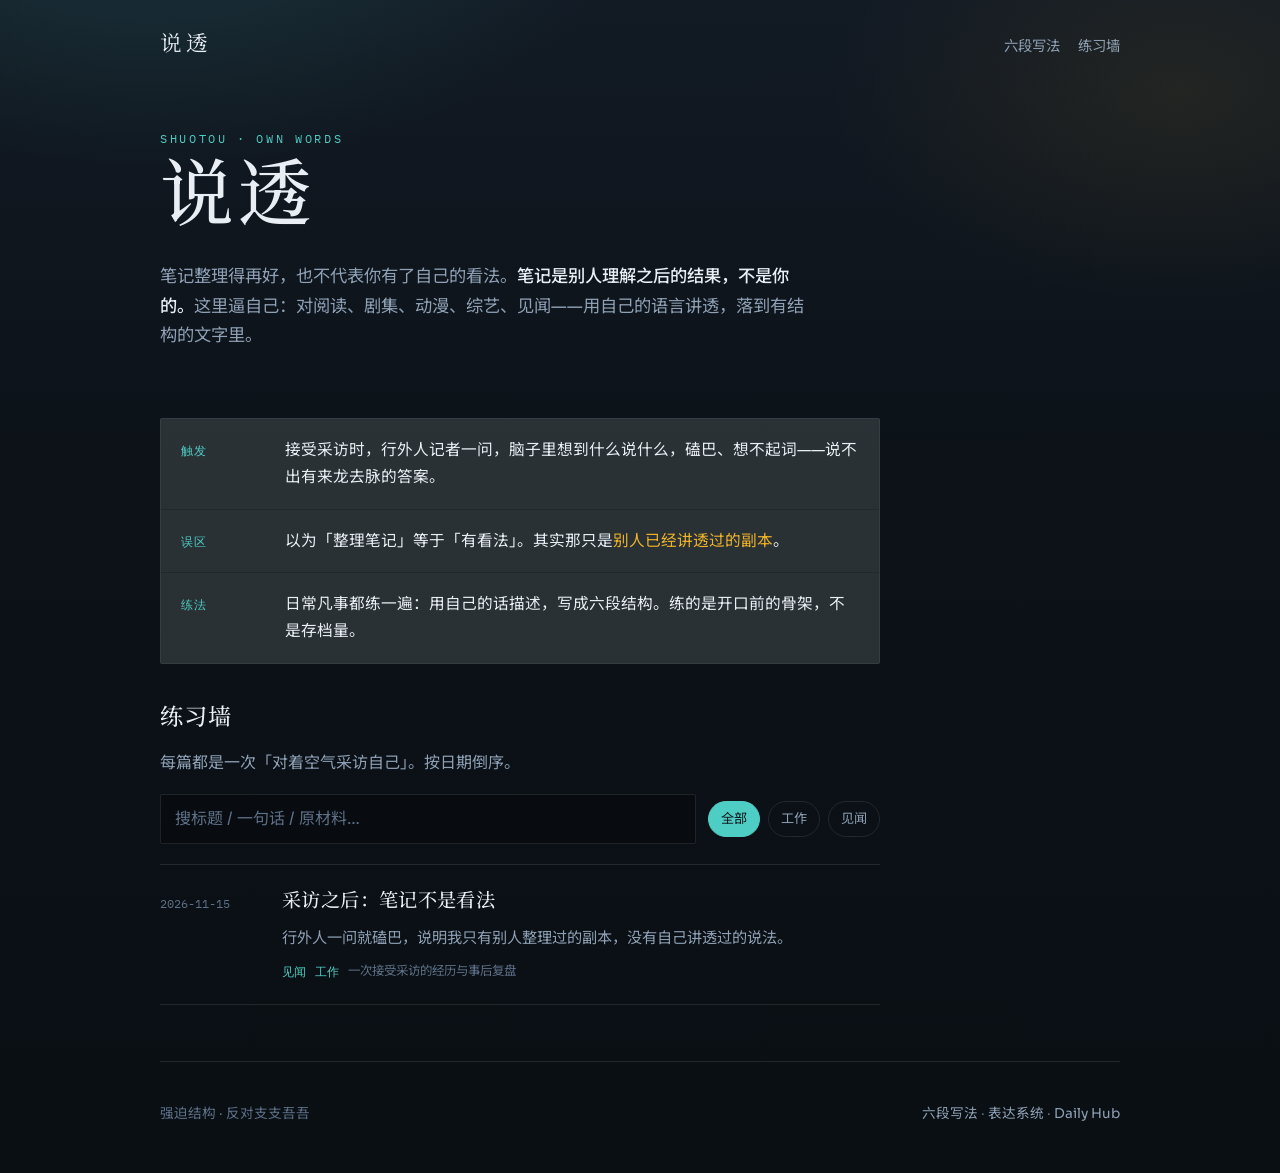
<file: docs/index.html>
<!DOCTYPE html>
<html lang="zh-CN">
<head>
  <meta charset="UTF-8" />
  <meta name="viewport" content="width=device-width, initial-scale=1" />
  <title>说透 · 用自己的话讲透</title>
  <meta name="description" content="把生活原材料练成有结构的看法。笔记是别人的理解，说透才是你的。" />
  <link rel="preconnect" href="https://fonts.googleapis.com" />
  <link rel="preconnect" href="https://fonts.gstatic.com" crossorigin />
  <link href="https://fonts.googleapis.com/css2?family=IBM+Plex+Mono:wght@400;500&family=Newsreader:ital,opsz,wght@0,6..72,500;0,6..72,600;1,6..72,500&family=Noto+Sans+SC:wght@400;500;600&family=Noto+Serif+SC:wght@500;600&family=Sora:wght@400;500;600&display=swap" rel="stylesheet" />
  <link rel="stylesheet" href="style.css" />
</head>
<body>
  <div class="wrap">
    <header class="top">
      <a class="brand" href="index.html">说透</a>
      <nav>
        <a href="method.html">六段写法</a>
        <a href="#wall">练习墙</a>
      </nav>
    </header>

    <section class="hero">
      <p class="kicker">Shuotou · Own Words</p>
      <h1>说透</h1>
      <p class="lede">笔记整理得再好，也不代表你有了自己的看法。<strong>笔记是别人理解之后的结果，不是你的。</strong>这里逼自己：对阅读、剧集、动漫、综艺、见闻——用自己的语言讲透，落到有结构的文字里。</p>
    </section>

    <div class="strips" aria-label="为什么做">
      <div class="strip">
        <div class="label">触发</div>
        <p>接受采访时，行外人记者一问，脑子里想到什么说什么，磕巴、想不起词——说不出有来龙去脉的答案。</p>
      </div>
      <div class="strip">
        <div class="label">误区</div>
        <p>以为「整理笔记」等于「有看法」。其实那只是<em>别人已经讲透过的副本</em>。</p>
      </div>
      <div class="strip">
        <div class="label">练法</div>
        <p>日常凡事都练一遍：用自己的话描述，写成六段结构。练的是开口前的骨架，不是存档量。</p>
      </div>
    </div>

    <section class="section" id="wall">
      <h2>练习墙</h2>
      <p>每篇都是一次「对着空气采访自己」。按日期倒序。</p>
      <div class="toolbar">
        <input id="searchInput" class="search" type="search" placeholder="搜标题 / 一句话 / 原材料…" autocomplete="off" />
        <div id="tagFilters" class="tag-filters" aria-label="类型筛选"></div>
      </div>
      <div id="timeline" class="timeline" aria-live="polite"></div>
    </section>

    <footer class="site">
      <span>强迫结构 · 反对支支吾吾</span>
      <span>
        <a href="method.html">六段写法</a>
        ·
        <a href="https://chenzhiheng.cn/express_system/">表达系统</a>
        ·
        <a href="https://chenzhiheng.cn/daily-hub/">Daily Hub</a>
      </span>
    </footer>
  </div>

  <script>
    (function () {
      var all = [];
      var activeTag = null;
      var $ = function (id) { return document.getElementById(id); };

      function esc(s) {
        return String(s == null ? '' : s)
          .replace(/&/g, '&amp;')
          .replace(/</g, '&lt;')
          .replace(/>/g, '&gt;')
          .replace(/"/g, '&quot;');
      }

      function collectTags(items) {
        var map = {};
        items.forEach(function (item) {
          (item.tags || []).forEach(function (t) {
            map[t] = (map[t] || 0) + 1;
          });
        });
        return Object.keys(map).sort(function (a, b) {
          return map[b] - map[a] || a.localeCompare(b, 'zh');
        });
      }

      function renderTags() {
        var root = $('tagFilters');
        root.innerHTML = '';
        var tags = collectTags(all);
        function addChip(label, tag) {
          var btn = document.createElement('button');
          btn.type = 'button';
          btn.className = 'tag-chip' + ((tag === null && !activeTag) || activeTag === tag ? ' active' : '');
          btn.textContent = label;
          btn.addEventListener('click', function () {
            activeTag = tag;
            render();
          });
          root.appendChild(btn);
        }
        addChip('全部', null);
        tags.forEach(function (t) { addChip(t, t); });
      }

      function filtered() {
        var q = ($('searchInput').value || '').trim().toLowerCase();
        return all.filter(function (item) {
          if (activeTag && !(item.tags || []).includes(activeTag)) return false;
          if (!q) return true;
          var blob = [item.title, item.one_liner, item.source, (item.tags || []).join(' ')].join(' ').toLowerCase();
          return blob.indexOf(q) !== -1;
        });
      }

      function render() {
        renderTags();
        var items = filtered();
        var root = $('timeline');
        if (!items.length) {
          root.innerHTML = '<p class="empty">还没有匹配的练习。打开六段写法，写第一篇。</p>';
          return;
        }
        root.innerHTML = items.map(function (item) {
          var tags = (item.tags || []).map(function (t) {
            return '<span class="tag">' + esc(t) + '</span>';
          }).join('');
          return (
            '<a class="entry" href="' + esc(item.html) + '">' +
              '<div class="entry-date">' + esc(item.date || '—') + '</div>' +
              '<div>' +
                '<h3 class="entry-title">' + esc(item.title) + '</h3>' +
                '<p class="entry-one">' + esc(item.one_liner || '') + '</p>' +
                '<div class="entry-meta">' + tags +
                  (item.source ? '<span>' + esc(item.source) + '</span>' : '') +
                '</div>' +
              '</div>' +
            '</a>'
          );
        }).join('');
      }

      fetch('index.json')
        .then(function (r) { return r.json(); })
        .then(function (data) {
          all = Array.isArray(data) ? data.slice() : [];
          all.sort(function (a, b) {
            return String(b.date || '').localeCompare(String(a.date || ''));
          });
          render();
        })
        .catch(function () {
          $('timeline').innerHTML = '<p class="empty">读不到 index.json。</p>';
        });

      $('searchInput').addEventListener('input', render);
    })();
  </script>
</body>
</html>
</file>
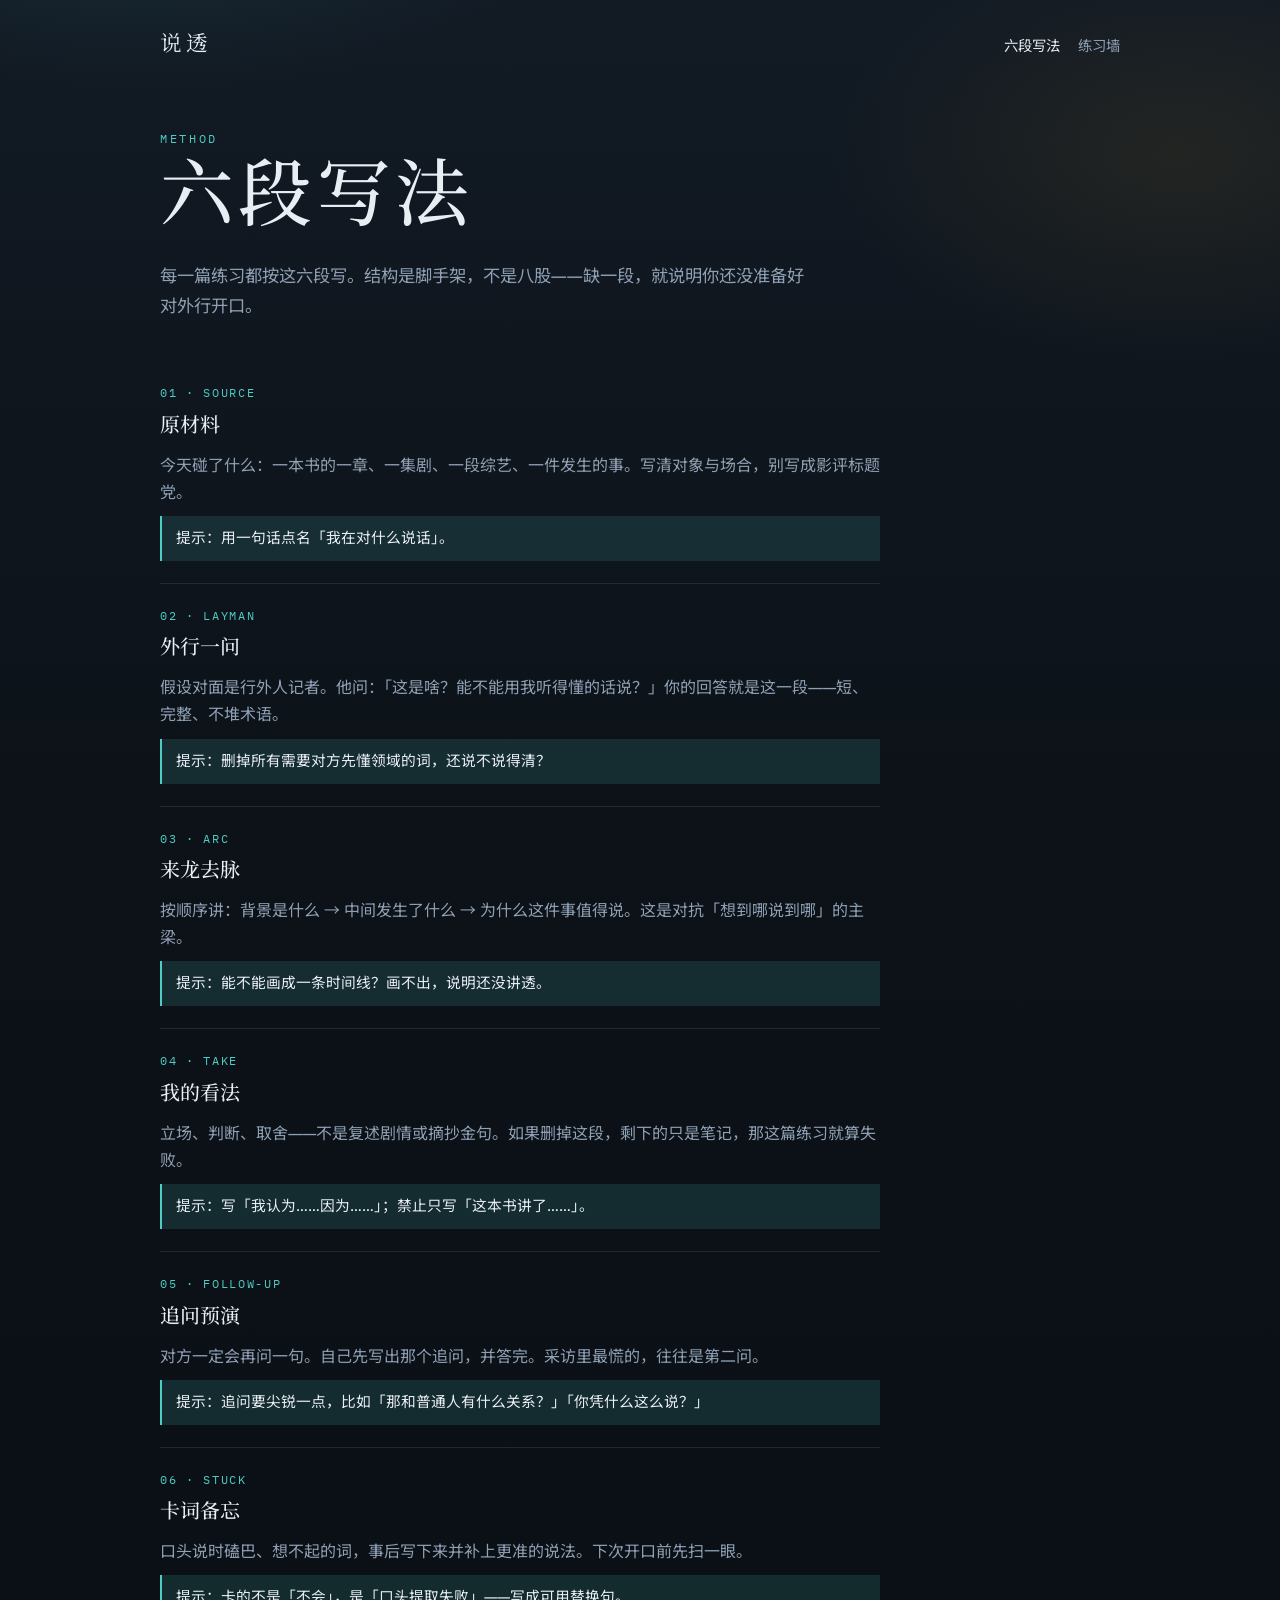
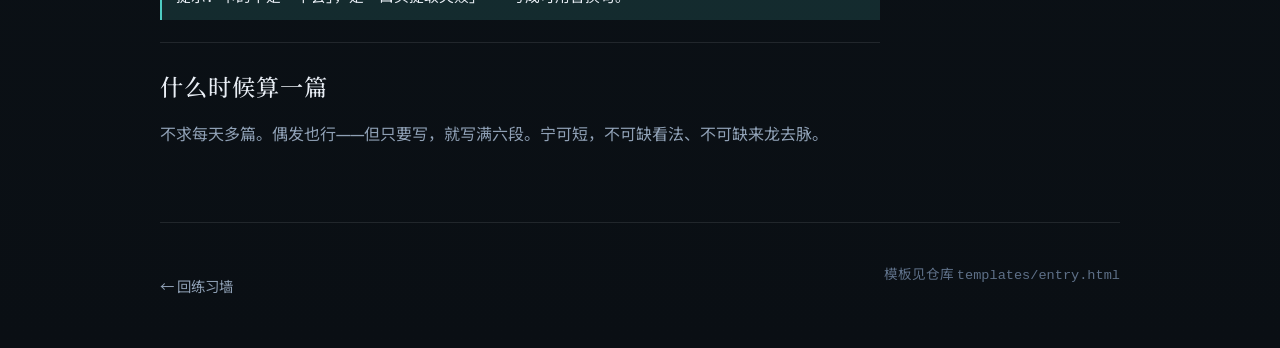
<file: docs/method.html>
<!DOCTYPE html>
<html lang="zh-CN">
<head>
  <meta charset="UTF-8" />
  <meta name="viewport" content="width=device-width, initial-scale=1" />
  <title>六段写法 · 说透</title>
  <meta name="description" content="说透的强制结构：原材料、外行一问、来龙去脉、我的看法、追问预演、卡词备忘。" />
  <link rel="preconnect" href="https://fonts.googleapis.com" />
  <link rel="preconnect" href="https://fonts.gstatic.com" crossorigin />
  <link href="https://fonts.googleapis.com/css2?family=IBM+Plex+Mono:wght@400;500&family=Newsreader:opsz,wght@6..72,500;6..72,600&family=Noto+Sans+SC:wght@400;500;600&family=Noto+Serif+SC:wght@500;600&family=Sora:wght@400;500;600&display=swap" rel="stylesheet" />
  <link rel="stylesheet" href="style.css" />
</head>
<body>
  <div class="wrap">
    <header class="top">
      <a class="brand" href="index.html">说透</a>
      <nav>
        <a href="method.html" aria-current="page">六段写法</a>
        <a href="index.html#wall">练习墙</a>
      </nav>
    </header>

    <section class="hero">
      <p class="kicker">Method</p>
      <h1>六段写法</h1>
      <p class="lede">每一篇练习都按这六段写。结构是脚手架，不是八股——缺一段，就说明你还没准备好对外行开口。</p>
    </section>

    <ol class="method-list">
      <li>
        <div class="num">01 · SOURCE</div>
        <h3>原材料</h3>
        <p>今天碰了什么：一本书的一章、一集剧、一段综艺、一件发生的事。写清对象与场合，别写成影评标题党。</p>
        <div class="prompt">提示：用一句话点名「我在对什么说话」。</div>
      </li>
      <li>
        <div class="num">02 · LAYMAN</div>
        <h3>外行一问</h3>
        <p>假设对面是行外人记者。他问：「这是啥？能不能用我听得懂的话说？」你的回答就是这一段——短、完整、不堆术语。</p>
        <div class="prompt">提示：删掉所有需要对方先懂领域的词，还说不说得清？</div>
      </li>
      <li>
        <div class="num">03 · ARC</div>
        <h3>来龙去脉</h3>
        <p>按顺序讲：背景是什么 → 中间发生了什么 → 为什么这件事值得说。这是对抗「想到哪说到哪」的主梁。</p>
        <div class="prompt">提示：能不能画成一条时间线？画不出，说明还没讲透。</div>
      </li>
      <li>
        <div class="num">04 · TAKE</div>
        <h3>我的看法</h3>
        <p>立场、判断、取舍——不是复述剧情或摘抄金句。如果删掉这段，剩下的只是笔记，那这篇练习就算失败。</p>
        <div class="prompt">提示：写「我认为……因为……」；禁止只写「这本书讲了……」。</div>
      </li>
      <li>
        <div class="num">05 · FOLLOW-UP</div>
        <h3>追问预演</h3>
        <p>对方一定会再问一句。自己先写出那个追问，并答完。采访里最慌的，往往是第二问。</p>
        <div class="prompt">提示：追问要尖锐一点，比如「那和普通人有什么关系？」「你凭什么这么说？」</div>
      </li>
      <li>
        <div class="num">06 · STUCK</div>
        <h3>卡词备忘</h3>
        <p>口头说时磕巴、想不起的词，事后写下来并补上更准的说法。下次开口前先扫一眼。</p>
        <div class="prompt">提示：卡的不是「不会」，是「口头提取失败」——写成可用替换句。</div>
      </li>
    </ol>

    <section class="section">
      <h2>什么时候算一篇</h2>
      <p>不求每天多篇。偶发也行——但只要写，就写满六段。宁可短，不可缺看法、不可缺来龙去脉。</p>
    </section>

    <footer class="site">
      <a class="back" href="index.html">← 回练习墙</a>
      <span>模板见仓库 <code>templates/entry.html</code></span>
    </footer>
  </div>
</body>
</html>
</file>
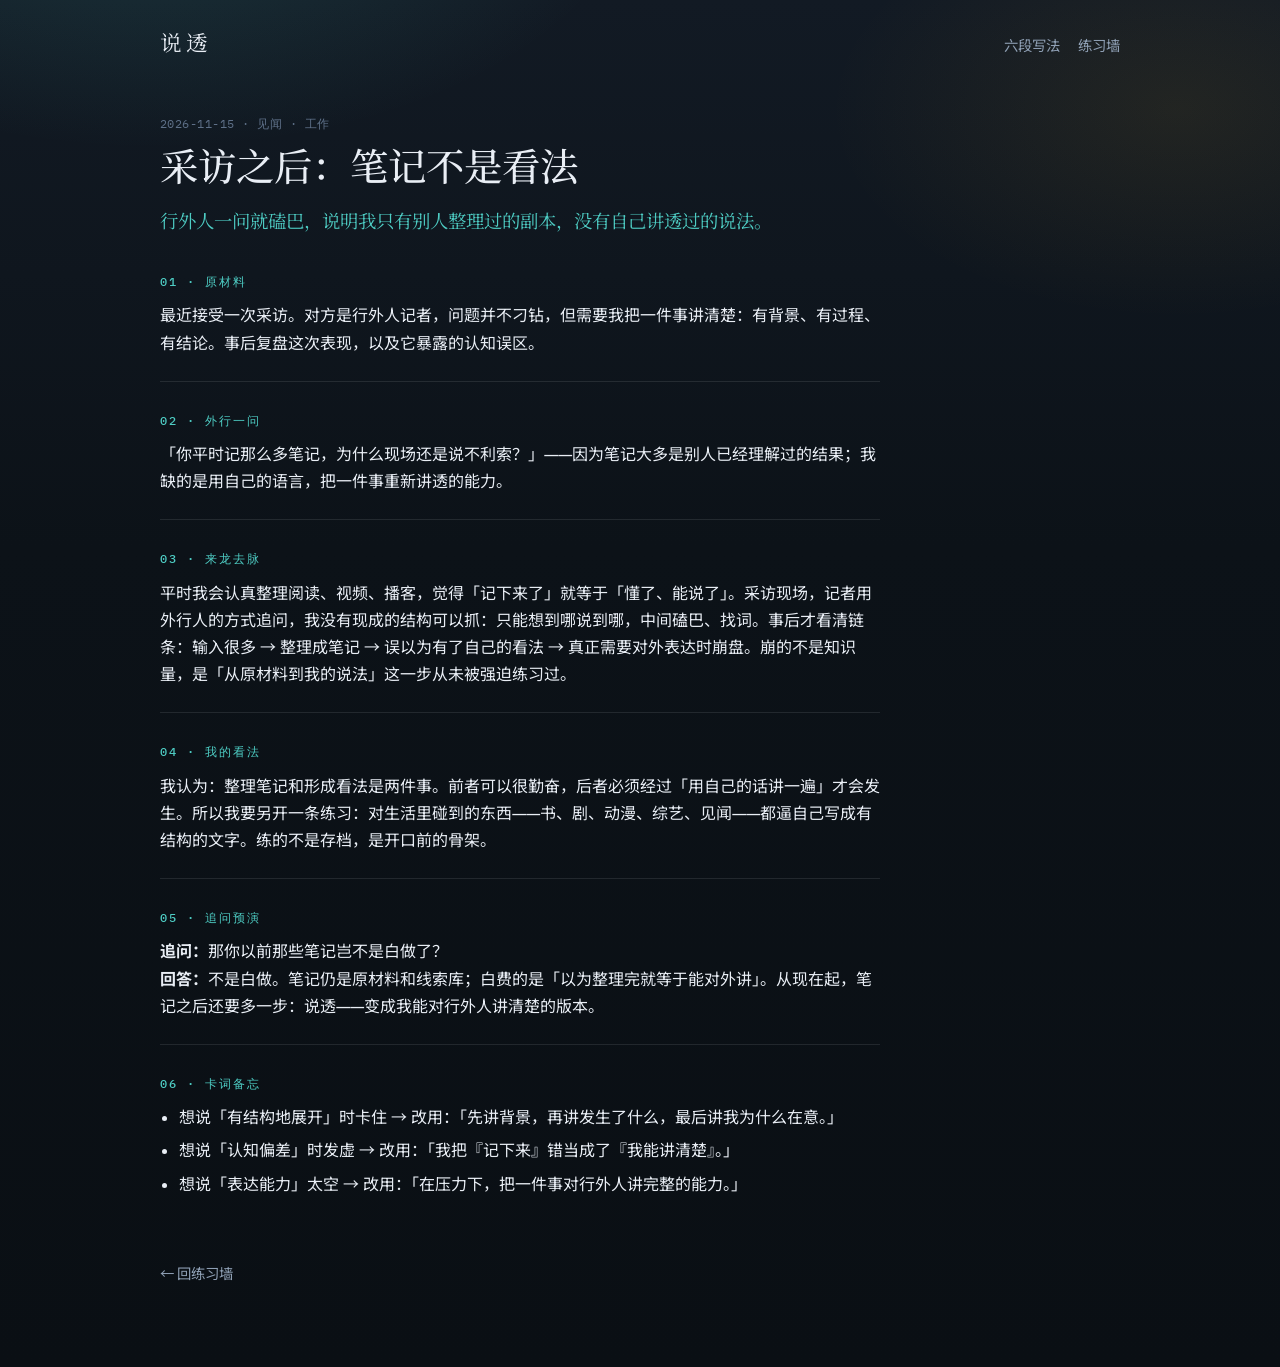
<file: docs/entries/2026-11-15-interview-awakening.html>
<!DOCTYPE html>
<html lang="zh-CN">
<head>
  <meta charset="UTF-8" />
  <meta name="viewport" content="width=device-width, initial-scale=1" />
  <title>采访之后：笔记不是看法 · 说透</title>
  <link rel="preconnect" href="https://fonts.googleapis.com" />
  <link rel="preconnect" href="https://fonts.gstatic.com" crossorigin />
  <link href="https://fonts.googleapis.com/css2?family=IBM+Plex+Mono:wght@400;500&family=Newsreader:opsz,wght@6..72,500;6..72,600&family=Noto+Sans+SC:wght@400;500;600&family=Noto+Serif+SC:wght@500;600&family=Sora:wght@400;500;600&display=swap" rel="stylesheet" />
  <link rel="stylesheet" href="../style.css" />
</head>
<body>
  <div class="wrap">
    <header class="top">
      <a class="brand" href="../index.html">说透</a>
      <nav>
        <a href="../method.html">六段写法</a>
        <a href="../index.html#wall">练习墙</a>
      </nav>
    </header>

    <article class="article">
      <div class="meta">2026-11-15 · 见闻 · 工作</div>
      <h1>采访之后：笔记不是看法</h1>
      <p class="one-liner">行外人一问就磕巴，说明我只有别人整理过的副本，没有自己讲透过的说法。</p>

      <section class="block">
        <h2>01 · 原材料</h2>
        <p>最近接受一次采访。对方是行外人记者，问题并不刁钻，但需要我把一件事讲清楚：有背景、有过程、有结论。事后复盘这次表现，以及它暴露的认知误区。</p>
      </section>

      <section class="block">
        <h2>02 · 外行一问</h2>
        <p>「你平时记那么多笔记，为什么现场还是说不利索？」——因为笔记大多是别人已经理解过的结果；我缺的是用自己的语言，把一件事重新讲透的能力。</p>
      </section>

      <section class="block">
        <h2>03 · 来龙去脉</h2>
        <p>平时我会认真整理阅读、视频、播客，觉得「记下来了」就等于「懂了、能说了」。采访现场，记者用外行人的方式追问，我没有现成的结构可以抓：只能想到哪说到哪，中间磕巴、找词。事后才看清链条：输入很多 → 整理成笔记 → 误以为有了自己的看法 → 真正需要对外表达时崩盘。崩的不是知识量，是「从原材料到我的说法」这一步从未被强迫练习过。</p>
      </section>

      <section class="block">
        <h2>04 · 我的看法</h2>
        <p>我认为：整理笔记和形成看法是两件事。前者可以很勤奋，后者必须经过「用自己的话讲一遍」才会发生。所以我要另开一条练习：对生活里碰到的东西——书、剧、动漫、综艺、见闻——都逼自己写成有结构的文字。练的不是存档，是开口前的骨架。</p>
      </section>

      <section class="block">
        <h2>05 · 追问预演</h2>
        <p><strong>追问：</strong>那你以前那些笔记岂不是白做了？</p>
        <p><strong>回答：</strong>不是白做。笔记仍是原材料和线索库；白费的是「以为整理完就等于能对外讲」。从现在起，笔记之后还要多一步：说透——变成我能对行外人讲清楚的版本。</p>
      </section>

      <section class="block">
        <h2>06 · 卡词备忘</h2>
        <ul>
          <li>想说「有结构地展开」时卡住 → 改用：「先讲背景，再讲发生了什么，最后讲我为什么在意。」</li>
          <li>想说「认知偏差」时发虚 → 改用：「我把『记下来』错当成了『我能讲清楚』。」</li>
          <li>想说「表达能力」太空 → 改用：「在压力下，把一件事对行外人讲完整的能力。」</li>
        </ul>
      </section>

      <a class="back" href="../index.html">← 回练习墙</a>
    </article>
  </div>
</body>
</html>
</file>
<file: docs/style.css>
:root {
  --bg0: #0c1218;
  --bg1: #121a24;
  --panel: rgba(255, 255, 255, 0.035);
  --ink: #e9eef5;
  --muted: #8fa0b5;
  --faint: #5e7088;
  --line: rgba(233, 238, 245, 0.1);
  --accent: #4ecdc4;
  --accent-dim: rgba(78, 205, 196, 0.14);
  --warm: #f0b429;
  --serif: "Newsreader", "Noto Serif SC", "Songti SC", serif;
  --sans: "Sora", "Noto Sans SC", "PingFang SC", sans-serif;
  --mono: "IBM Plex Mono", ui-monospace, monospace;
  --max: 720px;
  --wide: 960px;
}

* { box-sizing: border-box; }
html { scroll-behavior: smooth; }
body {
  margin: 0;
  min-height: 100vh;
  color: var(--ink);
  font-family: var(--sans);
  font-size: 16px;
  line-height: 1.7;
  background:
    radial-gradient(900px 520px at 12% -10%, rgba(78, 205, 196, 0.16), transparent 55%),
    radial-gradient(700px 420px at 92% 8%, rgba(240, 180, 41, 0.08), transparent 50%),
    linear-gradient(180deg, var(--bg1), var(--bg0) 40%, #0a0f14);
}
a { color: var(--accent); text-decoration-thickness: 1px; text-underline-offset: 3px; }
a:hover { color: #7fe0d9; }
.wrap {
  width: min(var(--wide), calc(100% - 40px));
  margin: 0 auto;
}

/* top */
.top {
  display: flex;
  align-items: baseline;
  justify-content: space-between;
  gap: 16px;
  padding: 28px 0 0;
}
.brand {
  font-family: var(--serif);
  font-size: 1.35rem;
  letter-spacing: 0.2em;
  color: var(--ink);
  text-decoration: none;
}
.top nav {
  display: flex;
  gap: 18px;
  font-size: 0.9rem;
  color: var(--muted);
}
.top nav a {
  color: inherit;
  text-decoration: none;
}
.top nav a:hover,
.top nav a[aria-current="page"] {
  color: var(--ink);
}

/* hero — one composition */
.hero {
  padding: 64px 0 40px;
  max-width: var(--max);
}
.kicker {
  margin: 0 0 16px;
  font-family: var(--mono);
  font-size: 0.75rem;
  letter-spacing: 0.22em;
  text-transform: uppercase;
  color: var(--accent);
}
.hero h1 {
  margin: 0 0 20px;
  font-family: var(--serif);
  font-weight: 500;
  font-size: clamp(2.8rem, 8vw, 4.6rem);
  line-height: 1.05;
  letter-spacing: 0.06em;
}
.lede {
  margin: 0;
  font-size: 1.08rem;
  color: var(--muted);
  max-width: 38em;
}
.lede strong { color: var(--ink); font-weight: 500; }

/* sections */
.section {
  padding: 28px 0 8px;
  max-width: var(--max);
}
.section h2 {
  margin: 0 0 10px;
  font-family: var(--serif);
  font-weight: 500;
  font-size: 1.45rem;
  letter-spacing: 0.04em;
}
.section > p {
  margin: 0 0 18px;
  color: var(--muted);
}

/* manifesto strips — not cards for browsing, linear argument */
.strips {
  display: grid;
  gap: 1px;
  background: var(--line);
  border: 1px solid var(--line);
  border-radius: 2px;
  overflow: hidden;
  margin: 28px 0 8px;
  max-width: var(--max);
}
.strip {
  display: grid;
  grid-template-columns: 5.5rem 1fr;
  gap: 16px;
  padding: 18px 20px;
  background: var(--panel);
}
.strip .label {
  font-family: var(--mono);
  font-size: 0.72rem;
  letter-spacing: 0.12em;
  color: var(--accent);
  padding-top: 4px;
}
.strip p {
  margin: 0;
  color: var(--ink);
  font-size: 0.98rem;
}
.strip p em {
  font-style: normal;
  color: var(--warm);
}

/* toolbar */
.toolbar {
  display: flex;
  flex-wrap: wrap;
  gap: 12px;
  align-items: center;
  margin: 8px 0 20px;
}
.search {
  flex: 1 1 220px;
  min-width: 0;
  padding: 10px 14px;
  border: 1px solid var(--line);
  border-radius: 2px;
  background: rgba(0, 0, 0, 0.25);
  color: var(--ink);
  font: inherit;
}
.search::placeholder { color: var(--faint); }
.search:focus {
  outline: 1px solid var(--accent);
  border-color: transparent;
}
.tag-filters { display: flex; flex-wrap: wrap; gap: 8px; }
.tag-chip {
  border: 1px solid var(--line);
  background: transparent;
  color: var(--muted);
  font: inherit;
  font-size: 0.82rem;
  padding: 6px 12px;
  border-radius: 999px;
  cursor: pointer;
}
.tag-chip:hover { color: var(--ink); border-color: var(--faint); }
.tag-chip.active {
  color: var(--bg0);
  background: var(--accent);
  border-color: var(--accent);
}

/* timeline — list, not card grid */
.timeline {
  display: flex;
  flex-direction: column;
  border-top: 1px solid var(--line);
}
.entry {
  display: grid;
  grid-template-columns: 6.5rem 1fr;
  gap: 18px;
  padding: 22px 0;
  border-bottom: 1px solid var(--line);
  text-decoration: none;
  color: inherit;
  transition: background 0.2s ease;
}
.entry:hover { background: var(--accent-dim); }
.entry-date {
  font-family: var(--mono);
  font-size: 0.78rem;
  color: var(--faint);
  padding-top: 6px;
}
.entry-title {
  margin: 0 0 6px;
  font-family: var(--serif);
  font-size: 1.2rem;
  font-weight: 500;
  letter-spacing: 0.02em;
}
.entry-one {
  margin: 0 0 10px;
  color: var(--muted);
  font-size: 0.95rem;
}
.entry-meta {
  display: flex;
  flex-wrap: wrap;
  gap: 8px;
  font-size: 0.78rem;
  color: var(--faint);
}
.entry-meta .tag {
  color: var(--accent);
  font-family: var(--mono);
  letter-spacing: 0.04em;
}
.empty {
  padding: 40px 0;
  color: var(--muted);
  text-align: center;
}

/* method page */
.method-list {
  list-style: none;
  margin: 0;
  padding: 0;
  max-width: var(--max);
}
.method-list li {
  padding: 22px 0;
  border-bottom: 1px solid var(--line);
}
.method-list .num {
  font-family: var(--mono);
  font-size: 0.75rem;
  color: var(--accent);
  letter-spacing: 0.14em;
}
.method-list h3 {
  margin: 6px 0 8px;
  font-family: var(--serif);
  font-weight: 500;
  font-size: 1.25rem;
}
.method-list p {
  margin: 0;
  color: var(--muted);
}
.method-list .prompt {
  margin-top: 10px;
  padding: 10px 14px;
  background: var(--accent-dim);
  border-left: 2px solid var(--accent);
  color: var(--ink);
  font-size: 0.92rem;
}

/* entry article */
.article {
  max-width: var(--max);
  padding: 48px 0 80px;
}
.article .meta {
  font-family: var(--mono);
  font-size: 0.78rem;
  color: var(--faint);
  letter-spacing: 0.04em;
  margin-bottom: 14px;
}
.article h1 {
  margin: 0 0 12px;
  font-family: var(--serif);
  font-weight: 500;
  font-size: clamp(1.8rem, 4vw, 2.4rem);
  line-height: 1.25;
}
.article .one-liner {
  margin: 0 0 32px;
  font-size: 1.15rem;
  color: var(--accent);
  font-family: var(--serif);
}
.block {
  margin: 0 0 28px;
  padding-bottom: 24px;
  border-bottom: 1px solid var(--line);
}
.block:last-of-type { border-bottom: 0; }
.block h2 {
  margin: 0 0 10px;
  font-family: var(--mono);
  font-size: 0.78rem;
  font-weight: 500;
  letter-spacing: 0.16em;
  text-transform: uppercase;
  color: var(--accent);
}
.block p,
.block ul {
  margin: 0;
  color: var(--ink);
}
.block ul {
  padding-left: 1.2em;
}
.block li + li { margin-top: 6px; }
.back {
  display: inline-block;
  margin-top: 12px;
  color: var(--muted);
  text-decoration: none;
  font-size: 0.9rem;
}
.back:hover { color: var(--ink); }

footer.site {
  display: flex;
  flex-wrap: wrap;
  justify-content: space-between;
  gap: 12px;
  padding: 40px 0 48px;
  border-top: 1px solid var(--line);
  margin-top: 48px;
  font-size: 0.85rem;
  color: var(--faint);
}
footer.site a { color: var(--muted); text-decoration: none; }
footer.site a:hover { color: var(--ink); }

@media (max-width: 640px) {
  .strip { grid-template-columns: 1fr; gap: 6px; }
  .entry { grid-template-columns: 1fr; gap: 6px; }
  .hero { padding-top: 40px; }
}
</file>
